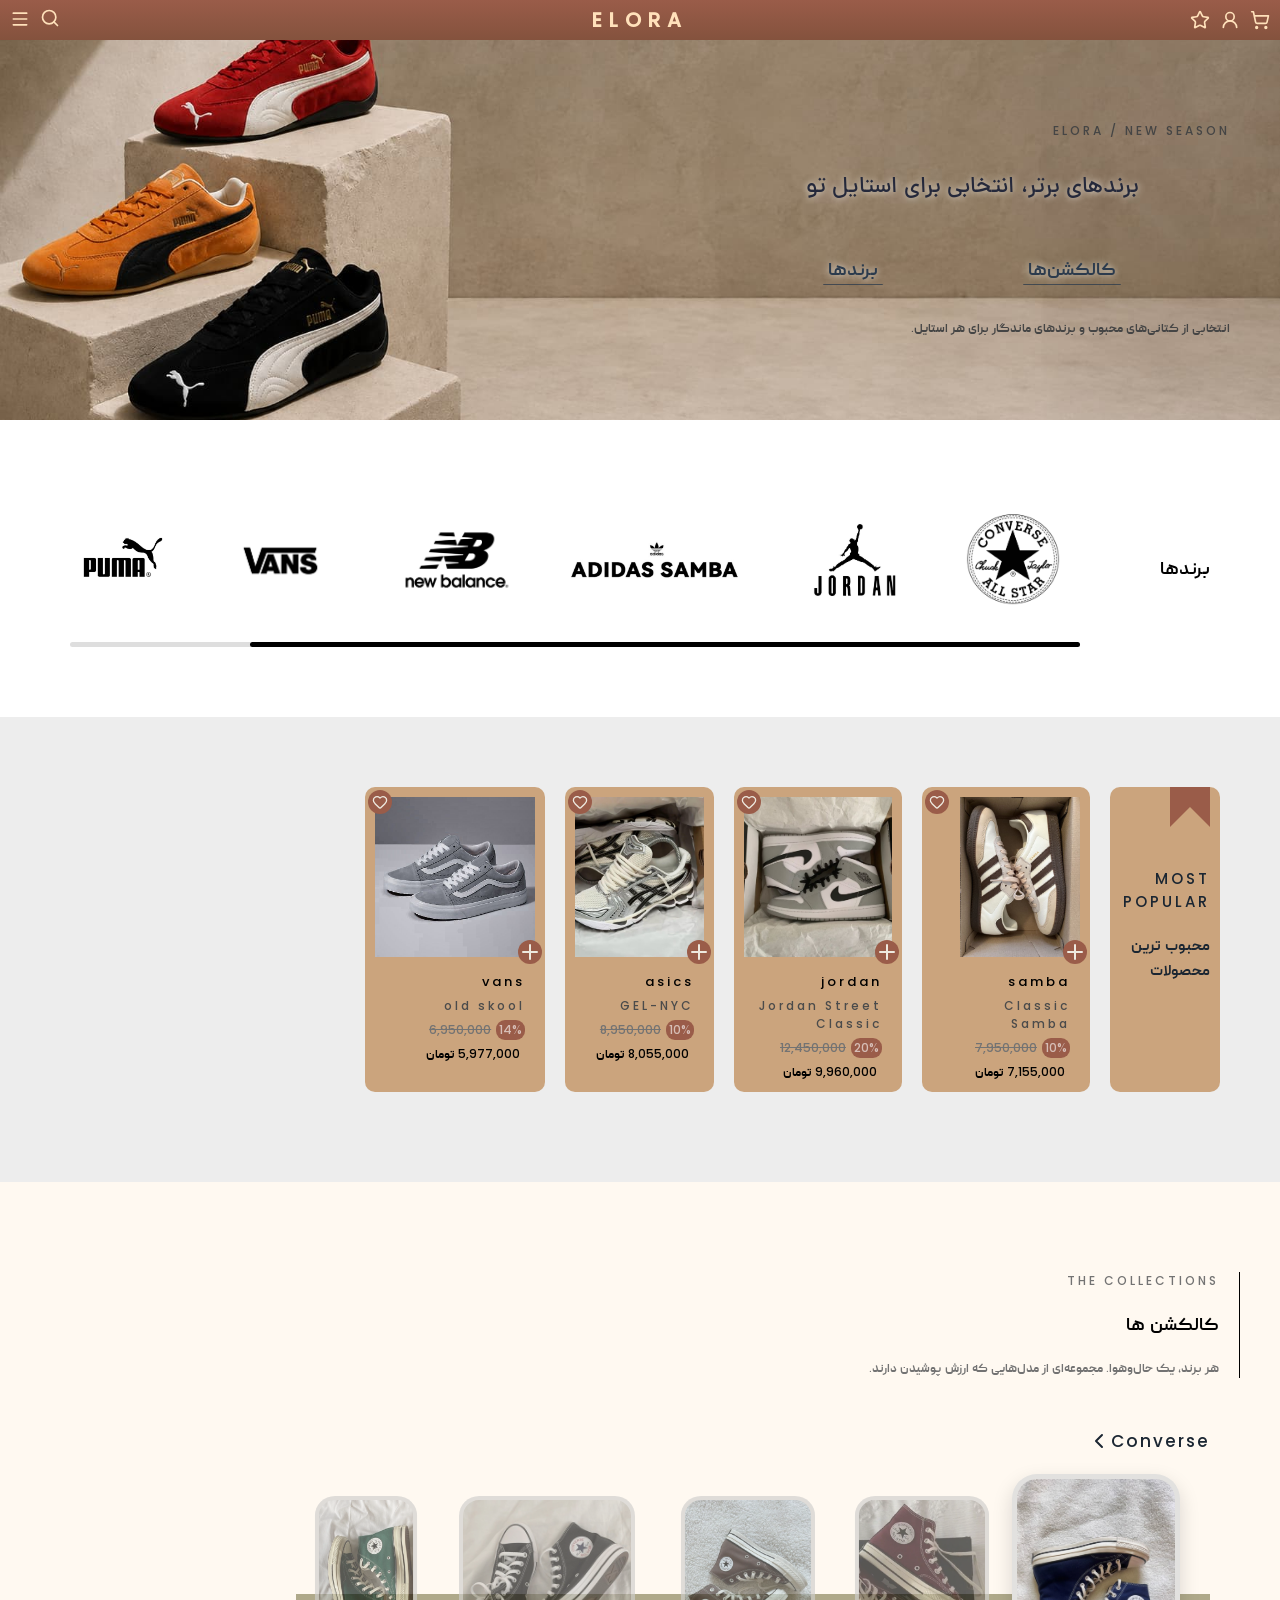
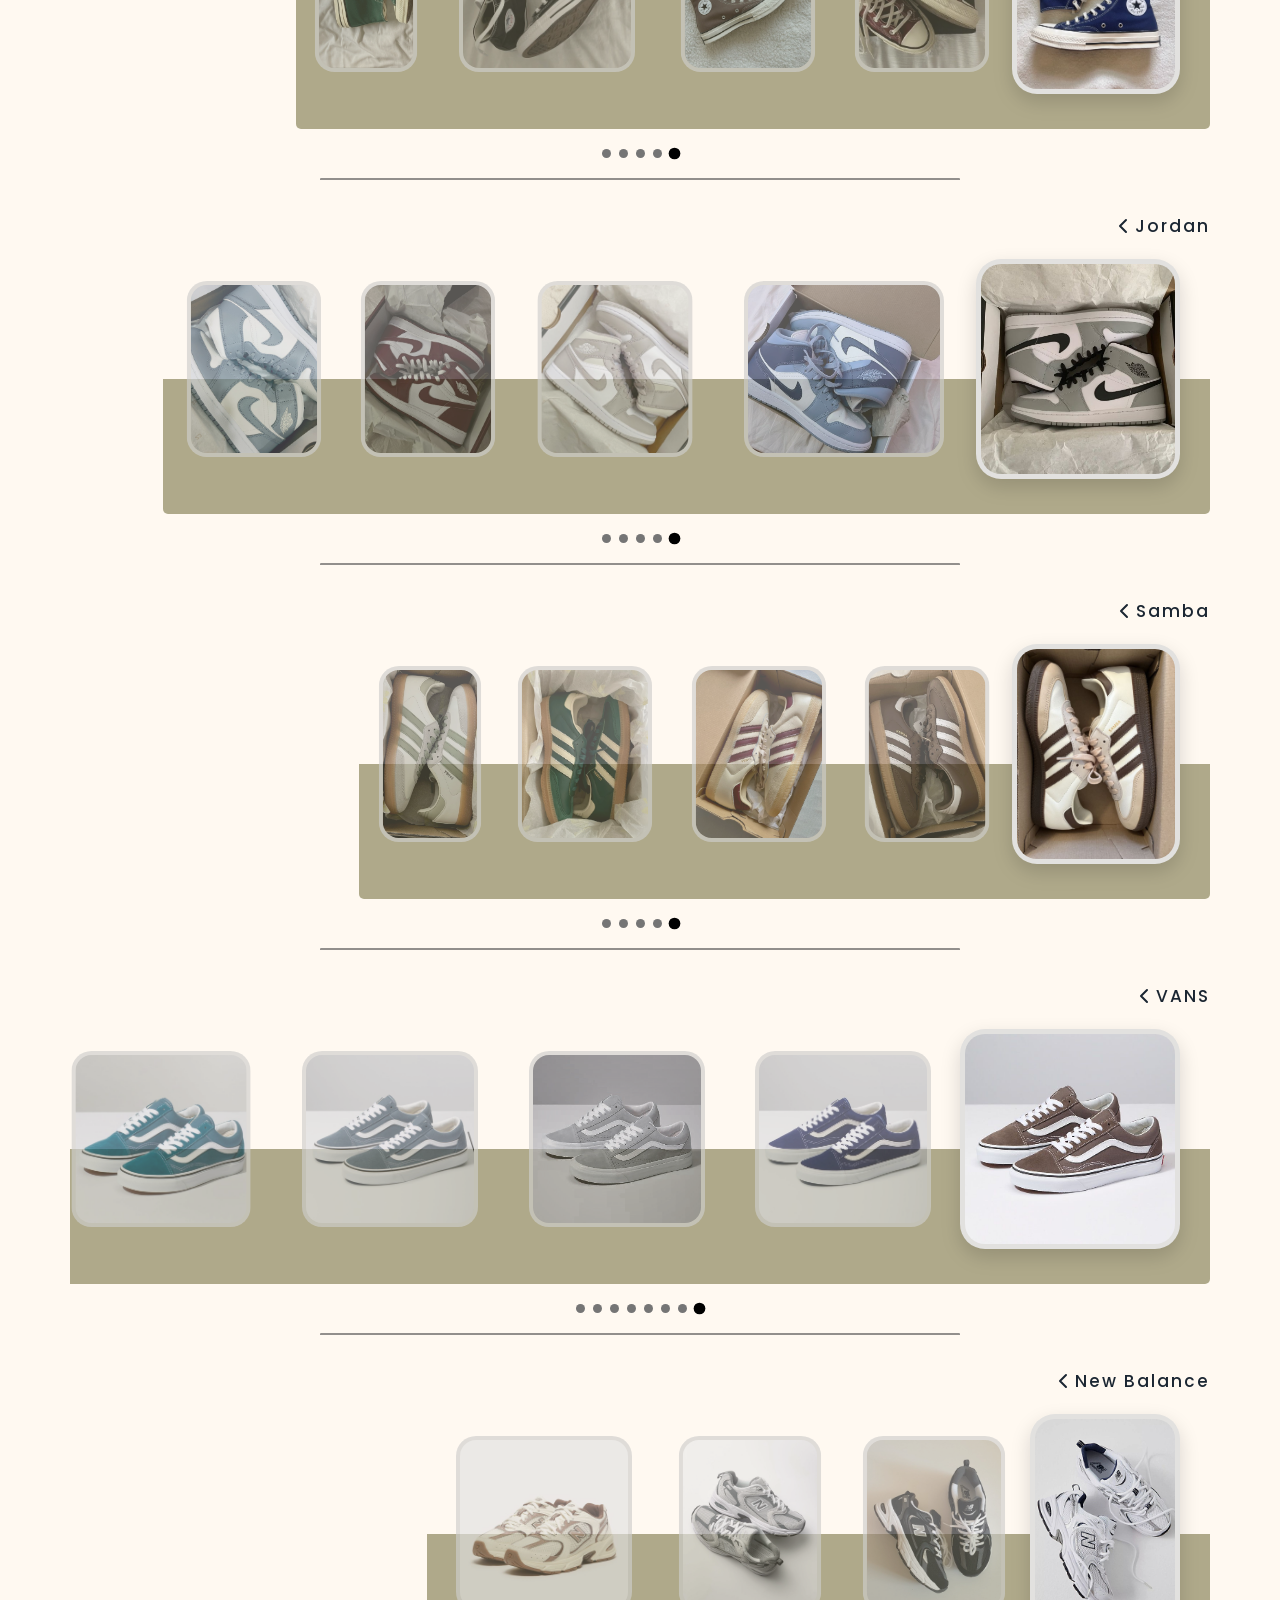
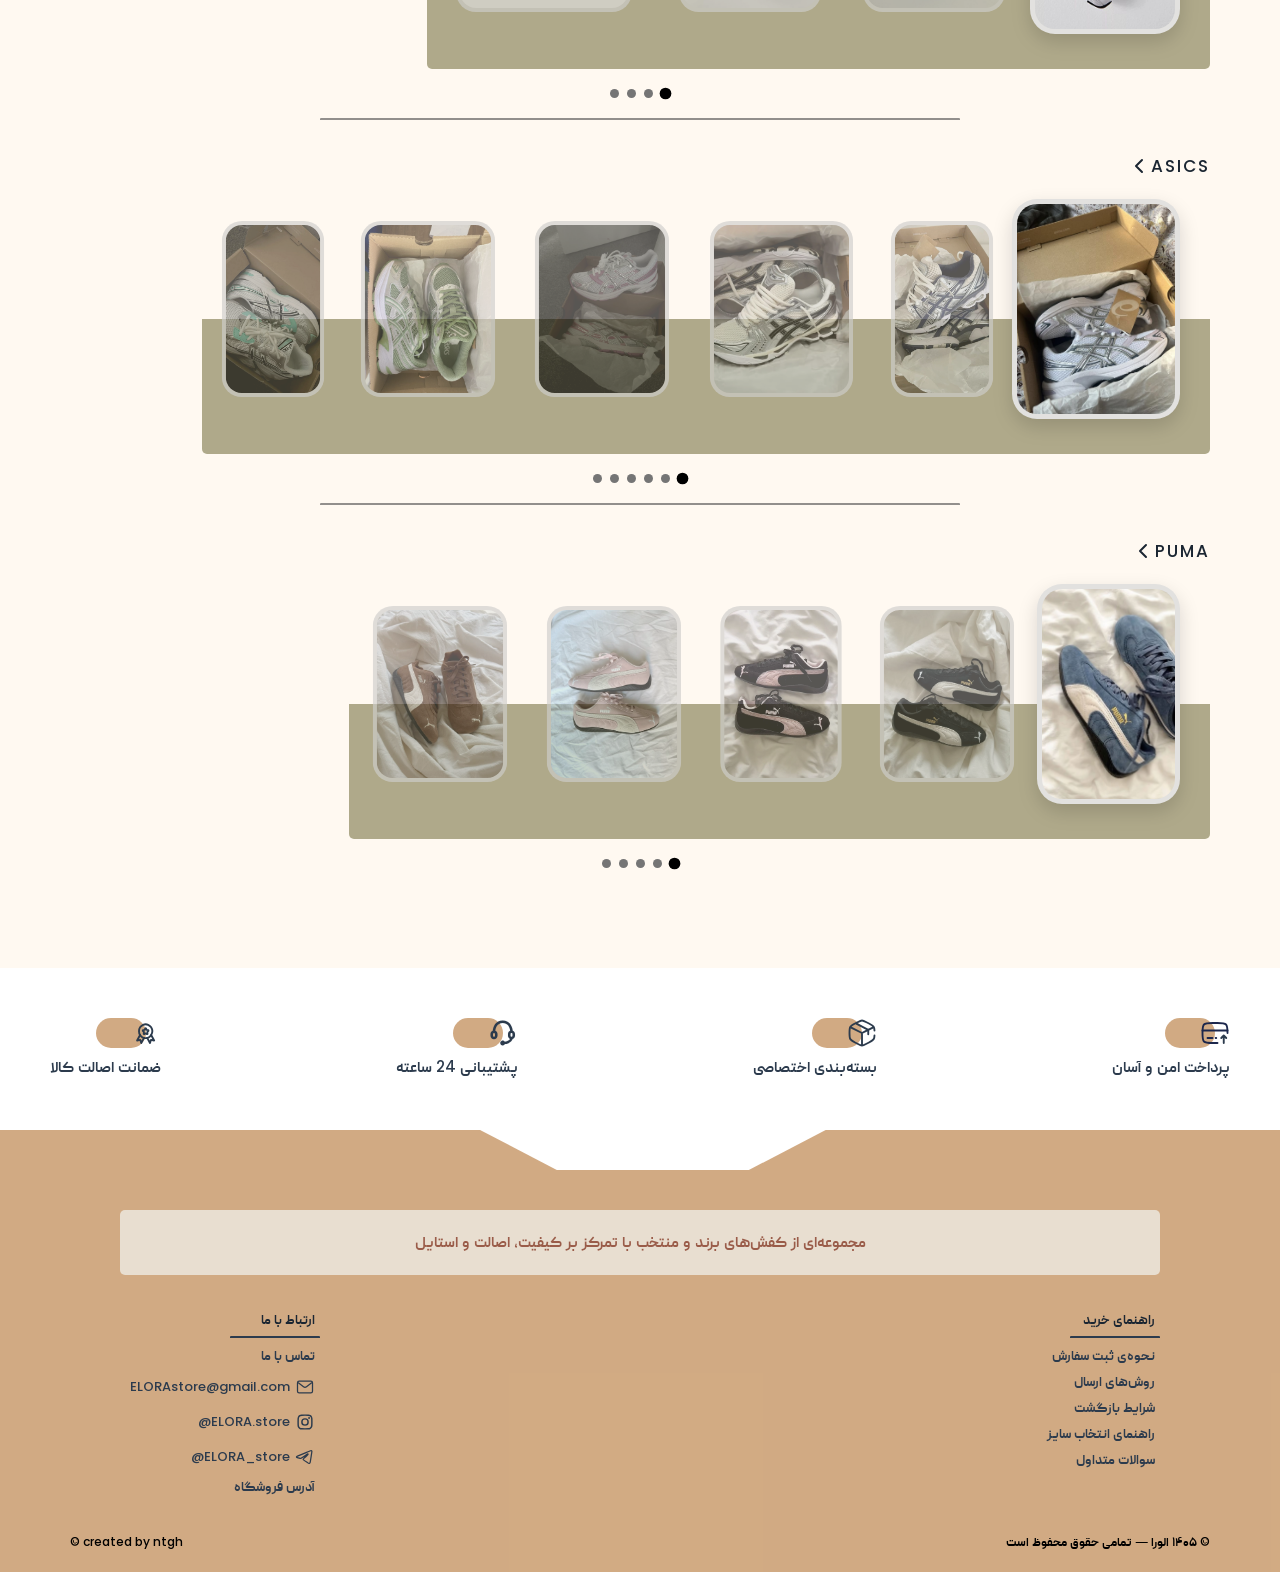
<file: index.html>
<!DOCTYPE html>
<html lang="fa" dir="rtl">

<head>
    <meta charset="UTF-8">
    <meta name="viewport" content="width=device-width, initial-scale=1.0">
    <title>ELORA Store</title>
    <link rel="stylesheet" href="style.css">
</head>

<body>
    <main>
        <div class="elora-loader" id="eloraLoader">

            <div class="loader-inner">

                <div class="shoe-loader">
                    <img src="assets/icons/shoes.svg" class="elora-shoe">
                </div>


                <div class="elora-name">
                    ELORA
                </div>


                <div class="loader-track">
                    <div class="loader-progress"></div>
                </div>

            </div>

        </div>
        <nav>
            <div class="right-section">
                <svg id="shopping-cart" xmlns="http://www.w3.org/2000/svg" width="24" height="24" viewBox="0 0 24 24"
                    fill="none" stroke="currentColor" stroke-width="2" stroke-linecap="round" stroke-linejoin="round"
                    class="lucide lucide-shopping-cart-icon lucide-shopping-cart">
                    <circle cx="8" cy="21" r="1" />
                    <circle cx="19" cy="21" r="1" />
                    <path d="M2.05 2.05h2l2.66 12.42a2 2 0 0 0 2 1.58h9.78a2 2 0 0 0 1.95-1.57l1.65-7.43H5.12" />
                </svg>
                <svg id="user" xmlns="http://www.w3.org/2000/svg" width="24" height="24" viewBox="0 0 24 24" fill="none"
                    stroke="currentColor" stroke-width="2" stroke-linecap="round" stroke-linejoin="round"
                    class="lucide lucide-user-round">
                    <circle cx="12" cy="8" r="5" />
                    <path d="M20 21a8 8 0 0 0-16 0" />
                </svg>
                <svg id="star" xmlns="http://www.w3.org/2000/svg" width="24" height="24" viewBox="0 0 24 24" fill="none"
                    stroke="currentColor" stroke-width="2" stroke-linecap="round" stroke-linejoin="round"
                    class="lucide lucide-star-icon lucide-star">
                    <path
                        d="M11.525 2.295a.53.53 0 0 1 .95 0l2.31 4.679a2.123 2.123 0 0 0 1.595 1.16l5.166.756a.53.53 0 0 1 .294.904l-3.736 3.638a2.123 2.123 0 0 0-.611 1.878l.882 5.14a.53.53 0 0 1-.771.56l-4.618-2.428a2.122 2.122 0 0 0-1.973 0L6.396 21.01a.53.53 0 0 1-.77-.56l.881-5.139a2.122 2.122 0 0 0-.611-1.879L2.16 9.795a.53.53 0 0 1 .294-.906l5.165-.755a2.122 2.122 0 0 0 1.597-1.16z" />
                </svg>
            </div>
            <h1>ELORA</h1>
            <div class="left-section">
                <div class="search">
                    <svg class="search-icon" xmlns="http://www.w3.org/2000/svg" width="24" height="24"
                        viewBox="0 0 24 24" fill="none" stroke="currentColor" stroke-width="2" stroke-linecap="round"
                        stroke-linejoin="round" class="lucide lucide-search-icon lucide-search">
                        <path d="m21 21-4.34-4.34" />
                        <circle cx="11" cy="11" r="8" />
                    </svg>
                </div>
                <button class="hamburger">
                    <svg id="hamburger" xmlns="http://www.w3.org/2000/svg" width="24" height="24" viewBox="0 0 24 24"
                        fill="none" stroke="currentColor" stroke-width="2" stroke-linecap="round"
                        stroke-linejoin="round" class="lucide lucide-menu-icon lucide-menu">
                        <path d="M4 5h16" />
                        <path d="M4 12h16" />
                        <path d="M4 19h16" />
                    </svg>
                    <svg id="close-ham" xmlns="http://www.w3.org/2000/svg" width="24" height="24" viewBox="0 0 24 24"
                        fill="none" stroke="currentColor" stroke-width="2" stroke-linecap="round"
                        stroke-linejoin="round" class="lucide lucide-x">
                        <path d="M18 6 6 18" />
                        <path d="m6 6 12 12" />
                    </svg>
                </button>
                <ul class="menu">
                    <li><a href="">خانه</a></li>
                    <li><a href="">فروشگاه</a></li>
                    <li><a href="">تماس با ما</a></li>
                    <li><a href="">درباره‌ی ما</a></li>
                </ul>
            </div>
        </nav>
        <section class="hero">
            <div class="bg-layer active" id="layer1"></div>
            <div class="bg-layer" id="layer2"></div>
            <div class="hero-content">
                <div class="text english">ELORA / NEW SEASON</div>
                <p class="title">برندهای برتر، انتخابی برای استایل تو</p>
                <div class="links">
                    <div class="link">
                        <a href="#collections">کالکشن‌ها</a>
                        <hr>
                    </div>
                    <div class="link">
                        <a href="#brands">برندها</a>
                        <hr>
                    </div>
                </div>
                <div class="text">انتخابی از کتانی‌های محبوب و برندهای ماندگار برای هر استایل.</div>
            </div>
        </section>
        <section class="brands" id="brands">
            <p>برندها</p>
            <div class="brands-slider">
                <div class="images">
                    <a href="#converse"><img class="brand" src="assets/images/brands/IMG_2086.JPG"></img></a>
                    <a href="#jordan"><img class="brand"
                            src="assets/images/brands/MINIMANUAL DE MARCA – JORDAN Wilmer Arboleda….jpg"></img></a>
                    <a href="#samba"><img class="brand" src="assets/images/brands/IMG_2087.JPG"></img></a>
                    <a href="#new-balance"><img class="brand" src="assets/images/brands/IMG_2089.JPG"></img></a>
                    <a href="#vans"><img class="brand" src="assets/images/brands/IMG_2090.JPG"></img></a>
                    <a href="#puma"><img class="brand" src="assets/images/brands/IMG_2091.JPG"></img></a>
                    <a href="#asics"><img class="brand" src="assets/images/brands/IMG_2092.JPG"></img></a>
                </div>
                <div class="scrollbar">
                    <div class="scrollbar-thumb"></div>
                </div>
            </div>
        </section>
        <section class="popular-section">
            <div class="text">
                <p class="english">MOST POPULAR</p>
                <p>محبوب‌ ترین محصولات</p>
            </div>
            <div class="popular">
                <div class="products">
                    <article class="product">
                        <div class="image">
                            <img src="assets/images/samba1.jpg">
                            <svg class="heart" xmlns="http://www.w3.org/2000/svg" width="24" height="24"
                                viewBox="0 0 24 24" fill="none" stroke="currentColor" stroke-width="2"
                                stroke-linecap="round" stroke-linejoin="round"
                                class="lucide lucide-heart-icon lucide-heart">
                                <path
                                    d="M2 9.5a5.5 5.5 0 0 1 9.591-3.676.56.56 0 0 0 .818 0A5.49 5.49 0 0 1 22 9.5c0 2.29-1.5 4-3 5.5l-5.492 5.313a2 2 0 0 1-3 .019L5 15c-1.5-1.5-3-3.2-3-5.5" />
                            </svg>
                            <svg class="plus" xmlns="http://www.w3.org/2000/svg" width="24" height="24"
                                viewBox="0 0 24 24" fill="none" stroke="currentColor" stroke-width="2"
                                stroke-linecap="round" stroke-linejoin="round"
                                class="lucide lucide-plus-icon lucide-plus">
                                <path d="M5 12h14" />
                                <path d="M12 5v14" />
                            </svg>
                        </div>
                        <div class="texts">
                            <div class="title english">samba</div>
                            <div class="txt english">Classic Samba</div>
                            <div class="off">
                                <p>10%</p>
                                <div class="old-price">7,950,000</div>
                            </div>
                            <div class="price">7,155,000 تومان</div>
                        </div>
                    </article>
                    <article class="product">
                        <div class="image">
                            <img src="assets/images/jordan1.jpg">
                            <svg class="heart" xmlns="http://www.w3.org/2000/svg" width="24" height="24"
                                viewBox="0 0 24 24" fill="none" stroke="currentColor" stroke-width="2"
                                stroke-linecap="round" stroke-linejoin="round"
                                class="lucide lucide-heart-icon lucide-heart">
                                <path
                                    d="M2 9.5a5.5 5.5 0 0 1 9.591-3.676.56.56 0 0 0 .818 0A5.49 5.49 0 0 1 22 9.5c0 2.29-1.5 4-3 5.5l-5.492 5.313a2 2 0 0 1-3 .019L5 15c-1.5-1.5-3-3.2-3-5.5" />
                            </svg>
                            <svg class="plus" xmlns="http://www.w3.org/2000/svg" width="24" height="24"
                                viewBox="0 0 24 24" fill="none" stroke="currentColor" stroke-width="2"
                                stroke-linecap="round" stroke-linejoin="round"
                                class="lucide lucide-plus-icon lucide-plus">
                                <path d="M5 12h14" />
                                <path d="M12 5v14" />
                            </svg>
                        </div>
                        <div class="texts">
                            <div class="title english">jordan</div>
                            <div class="txt english">Jordan Street Classic</div>
                            <div class="off">
                                <p>20%</p>
                                <div class="old-price">12,450,000</div>
                            </div>
                            <div class="price">9,960,000 تومان</div>
                        </div>
                    </article>
                    <article class="product">
                        <div class="image">
                            <img src="assets/images/asics3.jpg">
                            <svg class="heart" xmlns="http://www.w3.org/2000/svg" width="24" height="24"
                                viewBox="0 0 24 24" fill="none" stroke="currentColor" stroke-width="2"
                                stroke-linecap="round" stroke-linejoin="round"
                                class="lucide lucide-heart-icon lucide-heart">
                                <path
                                    d="M2 9.5a5.5 5.5 0 0 1 9.591-3.676.56.56 0 0 0 .818 0A5.49 5.49 0 0 1 22 9.5c0 2.29-1.5 4-3 5.5l-5.492 5.313a2 2 0 0 1-3 .019L5 15c-1.5-1.5-3-3.2-3-5.5" />
                            </svg>
                            <svg class="plus" xmlns="http://www.w3.org/2000/svg" width="24" height="24"
                                viewBox="0 0 24 24" fill="none" stroke="currentColor" stroke-width="2"
                                stroke-linecap="round" stroke-linejoin="round"
                                class="lucide lucide-plus-icon lucide-plus">
                                <path d="M5 12h14" />
                                <path d="M12 5v14" />
                            </svg>
                        </div>
                        <div class="texts">
                            <div class="title english">asics</div>
                            <div class="txt english">GEL-NYC</div>
                            <div class="off">
                                <p>10%</p>
                                <div class="old-price">8,950,000</div>
                            </div>
                            <div class="price">8,055,000 تومان</div>
                        </div>
                    </article>
                    <article class="product">
                        <div class="image">
                            <img src="assets/images/vans3.jpg">
                            <svg class="heart" xmlns="http://www.w3.org/2000/svg" width="24" height="24"
                                viewBox="0 0 24 24" fill="none" stroke="currentColor" stroke-width="2"
                                stroke-linecap="round" stroke-linejoin="round"
                                class="lucide lucide-heart-icon lucide-heart">
                                <path
                                    d="M2 9.5a5.5 5.5 0 0 1 9.591-3.676.56.56 0 0 0 .818 0A5.49 5.49 0 0 1 22 9.5c0 2.29-1.5 4-3 5.5l-5.492 5.313a2 2 0 0 1-3 .019L5 15c-1.5-1.5-3-3.2-3-5.5" />
                            </svg>
                            <svg class="plus" xmlns="http://www.w3.org/2000/svg" width="24" height="24"
                                viewBox="0 0 24 24" fill="none" stroke="currentColor" stroke-width="2"
                                stroke-linecap="round" stroke-linejoin="round"
                                class="lucide lucide-plus-icon lucide-plus">
                                <path d="M5 12h14" />
                                <path d="M12 5v14" />
                            </svg>
                        </div>
                        <div class="texts">
                            <div class="title english">vans</div>
                            <div class="txt english">old skool</div>
                            <div class="off">
                                <p>14%</p>
                                <div class="old-price">6,950,000</div>
                            </div>
                            <div class="price">5,977,000 تومان</div>
                        </div>
                    </article>
                </div>
                <div class="scrollbar">
                    <div class="scrollbar-thumb"></div>
                </div>
            </div>
        </section>

        <section class="collections" id="collections">
            <div class="texts">

                <div class="text english">THE COLLECTIONS</div>
                <h4>کالکشن ها</h4>
                <div class="text">هر برند، یک حال‌وهوا. مجموعه‌ای از مدل‌هایی که ارزش پوشیدن دارند.</div>
            </div>
            <article class="collection">
                <a href="" id="converse">
                    Converse
                    <svg xmlns="http://www.w3.org/2000/svg" width="24" height="24" viewBox="0 0 24 24" fill="none"
                        stroke="currentColor" stroke-width="2" stroke-linecap="round" stroke-linejoin="round"
                        class="lucide lucide-chevron-left">
                        <path d="m15 18-6-6 6-6" />
                    </svg>
                </a>
                <div class="images">
                    <div class="images-track">
                        <div class="box-img"><img src="assets/images/converse2.jpg"></div>
                        <div class="box-img"><img src="assets/images/converse3.jpg"></div>
                        <div class="box-img"><img src="assets/images/converse4.jpg"></div>
                        <div class="box-img"><img src="assets/images/converse1.jpg"></div>
                        <div class="box-img"><img src="assets/images/converse5.jpg"></div>
                    </div>
                </div>
                <div class="dots-wrapper"></div>
                <hr>
            </article>
            <article class="collection">
                <a href="" id="jordan">
                    Jordan
                    <svg xmlns="http://www.w3.org/2000/svg" width="24" height="24" viewBox="0 0 24 24" fill="none"
                        stroke="currentColor" stroke-width="2" stroke-linecap="round" stroke-linejoin="round"
                        class="lucide lucide-chevron-left">
                        <path d="m15 18-6-6 6-6" />
                    </svg>
                </a>
                <div class="images">
                    <div class="images-track">
                        <div class="box-img"><img src="assets/images/jordan1.jpg"></div>
                        <div class="box-img"><img src="assets/images/jordan2.jpg"></div>
                        <div class="box-img"><img src="assets/images/jordan3.jpg"></div>
                        <div class="box-img"><img src="assets/images/jordan4.jpg"></div>
                        <div class="box-img"><img src="assets/images/jordan6.jpg"></div>
                    </div>
                </div>
                <div class="dots-wrapper"></div>
                <hr>
            </article>
            <article class="collection">
                <a href="" id="samba">
                    Samba
                    <svg xmlns="http://www.w3.org/2000/svg" width="24" height="24" viewBox="0 0 24 24" fill="none"
                        stroke="currentColor" stroke-width="2" stroke-linecap="round" stroke-linejoin="round"
                        class="lucide lucide-chevron-left">
                        <path d="m15 18-6-6 6-6" />
                    </svg>
                </a>
                <div class="images">
                    <div class="images-track">
                        <div class="box-img"><img src="assets/images/samba1.jpg"></div>
                        <div class="box-img"><img src="assets/images/samba2.jpg"></div>
                        <div class="box-img"><img src="assets/images/samba3.jpg"></div>
                        <div class="box-img"><img src="assets/images/samba4.jpg"></div>
                        <div class="box-img"><img src="assets/images/samba5.jpg"></div>
                    </div>
                </div>
                <div class="dots-wrapper"></div>
                <hr>
            </article>
            <article class="collection">
                <a href="" id="vans">
                    VANS
                    <svg xmlns="http://www.w3.org/2000/svg" width="24" height="24" viewBox="0 0 24 24" fill="none"
                        stroke="currentColor" stroke-width="2" stroke-linecap="round" stroke-linejoin="round"
                        class="lucide lucide-chevron-left">
                        <path d="m15 18-6-6 6-6" />
                    </svg>
                </a>
                <div class="images">
                    <div class="images-track">
                        <div class="box-img"><img src="assets/images/vans1.jpg"></div>
                        <div class="box-img"><img src="assets/images/vans2.jpg"></div>
                        <div class="box-img"><img src="assets/images/vans3.jpg"></div>
                        <div class="box-img"><img src="assets/images/vans4.jpg"></div>
                        <div class="box-img"><img src="assets/images/vans5.jpg"></div>
                        <div class="box-img"><img src="assets/images/vans6.jpg"></div>
                        <div class="box-img"><img src="assets/images/vans7.jpg"></div>
                        <div class="box-img"><img src="assets/images/vans8.jpg"></div>
                    </div>
                </div>
                <div class="dots-wrapper"></div>
                <hr>
            </article>
            <article class="collection">
                <a href="" id="new-balance">
                    New Balance
                    <svg xmlns="http://www.w3.org/2000/svg" width="24" height="24" viewBox="0 0 24 24" fill="none"
                        stroke="currentColor" stroke-width="2" stroke-linecap="round" stroke-linejoin="round"
                        class="lucide lucide-chevron-left">
                        <path d="m15 18-6-6 6-6" />
                    </svg>
                </a>
                <div class="images">
                    <div class="images-track">
                        <div class="box-img"><img src="assets/images/newBalance1.jpg"></div>
                        <div class="box-img"><img src="assets/images/newBalance2.jpg"></div>
                        <div class="box-img"><img src="assets/images/newBalance3.jpg"></div>
                        <div class="box-img"><img src="assets/images/newBalance4.jpg"></div>
                    </div>
                </div>
                <div class="dots-wrapper"></div>
                <hr>
            </article>
            <article class="collection">
                <a href="" id="asics">
                    ASICS
                    <svg xmlns="http://www.w3.org/2000/svg" width="24" height="24" viewBox="0 0 24 24" fill="none"
                        stroke="currentColor" stroke-width="2" stroke-linecap="round" stroke-linejoin="round"
                        class="lucide lucide-chevron-left">
                        <path d="m15 18-6-6 6-6" />
                    </svg>
                </a>
                <div class="images">
                    <div class="images-track">
                        <div class="box-img"><img src="assets/images/asics1.jpg"></div>
                        <div class="box-img"><img src="assets/images/asics2.jpg"></div>
                        <div class="box-img"><img src="assets/images/asics3.jpg"></div>
                        <div class="box-img"><img src="assets/images/asics4.jpg"></div>
                        <div class="box-img"><img src="assets/images/asics5.jpg"></div>
                        <div class="box-img"><img src="assets/images/asics6.jpg"></div>
                    </div>
                </div>
                <div class="dots-wrapper"></div>
                <hr>
            </article>
            <article class="collection">
                <a href="" id="puma">
                    PUMA
                    <svg xmlns="http://www.w3.org/2000/svg" width="24" height="24" viewBox="0 0 24 24" fill="none"
                        stroke="currentColor" stroke-width="2" stroke-linecap="round" stroke-linejoin="round"
                        class="lucide lucide-chevron-left">
                        <path d="m15 18-6-6 6-6" />
                    </svg>
                </a>
                <div class="images">
                    <div class="images-track">
                        <div class="box-img"><img src="assets/images/puma1.jpg"></div>
                        <div class="box-img"><img src="assets/images/puma2.jpg"></div>
                        <div class="box-img"><img src="assets/images/puma3.jpg"></div>
                        <div class="box-img"><img src="assets/images/puma4.jpg"></div>
                        <div class="box-img"><img src="assets/images/puma5.jpg"></div>
                    </div>
                </div>
                <div class="dots-wrapper"></div>
            </article>
        </section>

        <section class="about">
            <article>
                <div class="bg"></div>
                <div class="icon">
                    <?xml version="1.0" encoding="utf-8"?><!-- Uploaded to: SVG Repo, www.svgrepo.com, Generator: SVG Repo Mixer Tools -->
                    <svg width="800px" height="800px" viewBox="0 0 24 24" fill="none"
                        xmlns="http://www.w3.org/2000/svg">
                        <path d="M19 20V14M19 14L21 16M19 14L17 16" stroke="currentColor" stroke-width="1.5"
                            stroke-linecap="round" stroke-linejoin="round" />
                        <path
                            d="M22 12C22 8.22876 22 6.34315 20.8284 5.17157C19.6569 4 17.7712 4 14 4H10C6.22876 4 4.34315 4 3.17157 5.17157C2 6.34315 2 8.22876 2 12C2 15.7712 2 17.6569 3.17157 18.8284C4.34315 20 6.22876 20 10 20H14"
                            stroke="#1C274C" stroke-width="1.5" stroke-linecap="round" />
                        <path d="M10 16H6" stroke="#1C274C" stroke-width="1.5" stroke-linecap="round" />
                        <path d="M13 16H12.5" stroke="#1C274C" stroke-width="1.5" stroke-linecap="round" />
                        <path d="M2 10L22 10" stroke="#1C274C" stroke-width="1.5" stroke-linecap="round" />
                    </svg>
                </div>
                <div class="txt">پرداخت امن و آسان</div>
            </article>
            <article>
                <div class="bg"></div>
                <div class="icon">
                    <?xml version="1.0" encoding="utf-8"?><!-- Uploaded to: SVG Repo, www.svgrepo.com, Generator: SVG Repo Mixer Tools -->
                    <svg width="800px" height="800px" viewBox="0 0 24 24" fill="none"
                        xmlns="http://www.w3.org/2000/svg">
                        <path
                            d="M21.9844 10C21.9473 8.68893 21.8226 7.85305 21.4026 7.13974C20.8052 6.12523 19.7294 5.56066 17.5777 4.43152L15.5777 3.38197C13.8221 2.46066 12.9443 2 12 2C11.0557 2 10.1779 2.46066 8.42229 3.38197L6.42229 4.43152C4.27063 5.56066 3.19479 6.12523 2.5974 7.13974C2 8.15425 2 9.41667 2 11.9415V12.0585C2 14.5833 2 15.8458 2.5974 16.8603C3.19479 17.8748 4.27063 18.4393 6.42229 19.5685L8.42229 20.618C10.1779 21.5393 11.0557 22 12 22C12.9443 22 13.8221 21.5393 15.5777 20.618L17.5777 19.5685C19.7294 18.4393 20.8052 17.8748 21.4026 16.8603C21.8226 16.1469 21.9473 15.3111 21.9844 14"
                            stroke="currentColor" stroke-width="1.5" stroke-linecap="round" />
                        <path
                            d="M21 7.5L17 9.5M12 12L3 7.5M12 12V21.5M12 12C12 12 14.7426 10.6287 16.5 9.75C16.6953 9.65237 17 9.5 17 9.5M17 9.5V13M17 9.5L7.5 4.5"
                            stroke="currentColor" stroke-width="1.5" stroke-linecap="round" />
                    </svg>
                </div>
                <div class="txt">بسته‌بندی اختصاصی</div>
            </article>
            <article>
                <div class="bg"></div>
                <div class="icon">
                    <?xml version="1.0" encoding="UTF-8"?>
                    <!-- Uploaded to: SVG Repo, www.svgrepo.com, Generator: SVG Repo Mixer Tools -->
                    <svg width="800px" height="800px" viewBox="0 0 512 512" version="1.1"
                        xmlns="http://www.w3.org/2000/svg" xmlns:xlink="http://www.w3.org/1999/xlink">
                        <title>support</title>
                        <g id="Page-1" stroke="currentColor" stroke-width="1" fill="none" fill-rule="evenodd">
                            <g id="support" fill="currentColor" transform="translate(42.666667, 42.666667)">
                                <path
                                    d="M379.734355,174.506667 C373.121022,106.666667 333.014355,-2.13162821e-14 209.067688,-2.13162821e-14 C85.1210217,-2.13162821e-14 45.014355,106.666667 38.4010217,174.506667 C15.2012632,183.311569 -0.101643453,205.585799 0.000508304259,230.4 L0.000508304259,260.266667 C0.000508304259,293.256475 26.7445463,320 59.734355,320 C92.7241638,320 119.467688,293.256475 119.467688,260.266667 L119.467688,230.4 C119.360431,206.121456 104.619564,184.304973 82.134355,175.146667 C86.4010217,135.893333 107.307688,42.6666667 209.067688,42.6666667 C310.827688,42.6666667 331.521022,135.893333 335.787688,175.146667 C313.347976,184.324806 298.68156,206.155851 298.667688,230.4 L298.667688,260.266667 C298.760356,283.199651 311.928618,304.070103 332.587688,314.026667 C323.627688,330.88 300.801022,353.706667 244.694355,360.533333 C233.478863,343.50282 211.780225,336.789048 192.906491,344.509658 C174.032757,352.230268 163.260418,372.226826 167.196286,392.235189 C171.132153,412.243552 188.675885,426.666667 209.067688,426.666667 C225.181549,426.577424 239.870491,417.417465 247.041022,402.986667 C338.561022,392.533333 367.787688,345.386667 376.961022,317.653333 C401.778455,309.61433 418.468885,286.351502 418.134355,260.266667 L418.134355,230.4 C418.23702,205.585799 402.934114,183.311569 379.734355,174.506667 Z M76.8010217,260.266667 C76.8010217,269.692326 69.1600148,277.333333 59.734355,277.333333 C50.3086953,277.333333 42.6676884,269.692326 42.6676884,260.266667 L42.6676884,230.4 C42.6676884,224.302667 45.9205765,218.668499 51.2010216,215.619833 C56.4814667,212.571166 62.9872434,212.571166 68.2676885,215.619833 C73.5481336,218.668499 76.8010217,224.302667 76.8010217,230.4 L76.8010217,260.266667 Z M341.334355,230.4 C341.334355,220.97434 348.975362,213.333333 358.401022,213.333333 C367.826681,213.333333 375.467688,220.97434 375.467688,230.4 L375.467688,260.266667 C375.467688,269.692326 367.826681,277.333333 358.401022,277.333333 C348.975362,277.333333 341.334355,269.692326 341.334355,260.266667 L341.334355,230.4 Z">

                                </path>
                            </g>
                        </g>
                    </svg>
                </div>
                <div class="txt">پشتیبانی 24 ساعته</div>
            </article>
            <article>
                <div class="bg"></div>
                <div class="icon">
                    <?xml version="1.0" encoding="utf-8"?><!-- Uploaded to: SVG Repo, www.svgrepo.com, Generator: SVG Repo Mixer Tools -->
                    <svg width="800px" height="800px" viewBox="0 0 24 24" fill="none"
                        xmlns="http://www.w3.org/2000/svg">
                        <path fill-rule="evenodd" clip-rule="evenodd"
                            d="M6.39113 10.5439C6.39051 9.44976 6.7016 8.37924 7.28617 7.46394C7.86503 6.55596 8.69417 5.84514 9.6681 5.42194C10.9668 4.85935 12.4322 4.85935 13.7309 5.42194C14.7052 5.84498 15.5347 6.55581 16.1138 7.46394C17.3021 9.32579 17.309 11.731 16.1314 13.5999L18.525 17.9719L16.0037 17.4719L15.1973 19.9999L12.9753 15.9249C12.1382 16.1414 11.2618 16.1414 10.4247 15.9249L8.20267 19.9999L7.39635 17.4709L4.875 17.9719L7.26863 13.5999C6.69465 12.6895 6.38988 11.6281 6.39113 10.5439V10.5439Z"
                            stroke="currentColor" stroke-width="1.5" stroke-linecap="round" stroke-linejoin="round" />
                        <path fill-rule="evenodd" clip-rule="evenodd"
                            d="M11.4504 8.32691C11.4973 8.22925 11.5943 8.16742 11.7005 8.16742C11.8066 8.16742 11.9036 8.22925 11.9506 8.32691L12.4683 9.37291C12.5069 9.45209 12.5788 9.50881 12.6633 9.52691L13.7475 9.74991C13.8468 9.77396 13.9266 9.84932 13.9583 9.94877C13.99 10.0482 13.9688 10.1574 13.9025 10.2369L13.1284 11.1369C13.0738 11.2009 13.0483 11.2856 13.0582 11.3699L13.2015 12.5879C13.216 12.6944 13.1719 12.8004 13.0868 12.8633C13.0018 12.9262 12.8898 12.9357 12.7959 12.8879L11.8209 12.3799C11.7419 12.3384 11.6483 12.3384 11.5693 12.3799L10.5943 12.8879C10.5004 12.9357 10.3884 12.9262 10.3034 12.8633C10.2183 12.8004 10.1742 12.6944 10.1887 12.5879L10.3321 11.3729C10.3419 11.2886 10.3164 11.2039 10.2619 11.1399L9.4877 10.2399C9.41982 10.159 9.39893 10.0473 9.43286 9.94637C9.46679 9.84548 9.55041 9.77067 9.65248 9.74991L10.7367 9.52591C10.8212 9.50781 10.893 9.45109 10.9317 9.37191L11.4504 8.32691Z"
                            stroke="currentColor" stroke-width="1.5" stroke-linecap="round" stroke-linejoin="round" />
                        <path
                            d="M7.90164 13.1977C7.6795 12.8481 7.21601 12.7448 6.8664 12.9669C6.51679 13.189 6.41345 13.6525 6.63559 14.0021L7.90164 13.1977ZM7.95112 14.4679L8.49338 13.9498L8.49105 13.9474L7.95112 14.4679ZM10.1224 15.8399L10.3567 15.1274L10.3557 15.1271L10.1224 15.8399ZM10.2422 16.6561C10.6433 16.7596 11.0523 16.5184 11.1558 16.1173C11.2593 15.7162 11.018 15.3072 10.6169 15.2037L10.2422 16.6561ZM16.7644 14.0021C16.9865 13.6525 16.8832 13.189 16.5336 12.9669C16.184 12.7448 15.7205 12.8481 15.4983 13.1977L16.7644 14.0021ZM15.4489 14.4679L14.9089 13.9474L14.9066 13.9498L15.4489 14.4679ZM13.2775 15.8399L13.0443 15.1271L13.0433 15.1274L13.2775 15.8399ZM12.783 15.2037C12.382 15.3072 12.1407 15.7162 12.2442 16.1173C12.3477 16.5184 12.7567 16.7596 13.1578 16.6561L12.783 15.2037ZM6.63559 14.0021C6.86081 14.3566 7.12062 14.6871 7.41118 14.9885L8.49105 13.9474C8.27068 13.7188 8.07317 13.4676 7.90164 13.1977L6.63559 14.0021ZM7.40886 14.986C8.0972 15.7064 8.94842 16.2449 9.88921 16.5527L10.3557 15.1271C9.65246 14.897 9.01285 14.4935 8.49337 13.9498L7.40886 14.986ZM9.88822 16.5524C10.0051 16.5908 10.1231 16.6254 10.2422 16.6561L10.6169 15.2037C10.5294 15.1811 10.4426 15.1557 10.3567 15.1274L9.88822 16.5524ZM15.4983 13.1977C15.3268 13.4676 15.1293 13.7188 14.9089 13.9474L15.9888 14.9885C16.2794 14.6871 16.5392 14.3566 16.7644 14.0021L15.4983 13.1977ZM14.9066 13.9498C14.3871 14.4935 13.7475 14.897 13.0443 15.1271L13.5108 16.5527C14.4516 16.2449 15.3028 15.7064 15.9911 14.986L14.9066 13.9498ZM13.0433 15.1274C12.9574 15.1557 12.8706 15.1811 12.783 15.2037L13.1578 16.6561C13.2769 16.6254 13.3949 16.5908 13.5118 16.5524L13.0433 15.1274Z"
                            fill="currentColor" />
                    </svg>
                </div>
                <div class="txt">ضمانت اصالت کالا</div>
            </article>
        </section>

        <footer>
            <div class="box">
                <p class="explain">مجموعه‌ای از کفش‌های برند و منتخب با تمرکز بر کیفیت، اصالت و استایل</p>
                <div class="lists">
                    <ul>
                        <p>راهنمای خرید</p>
                        <hr>
                        <li><a>نحوه‌ی ثبت سفارش</a></li>
                        <li><a>روش‌های ارسال</a></li>
                        <li><a>شرایط بازگشت</a></li>
                        <li><a>راهنمای انتخاب سایز</a></li>
                        <li><a>سوالات متداول</a></li>
                    </ul>
                    <ul>
                        <p>ارتباط با ما</p>
                        <hr>
                        <li><a>تماس با ما</a></li>
                        <li><a>
                                <?xml version="1.0" encoding="utf-8"?><!-- Uploaded to: SVG Repo, www.svgrepo.com, Generator: SVG Repo Mixer Tools -->
                                <svg width="800px" height="800px" viewBox="0 0 24 24" fill="none"
                                    xmlns="http://www.w3.org/2000/svg">
                                    <path d="M4 7.00005L10.2 11.65C11.2667 12.45 12.7333 12.45 13.8 11.65L20 7"
                                        stroke="currentColor" stroke-width="1.5" stroke-linecap="round"
                                        stroke-linejoin="round" />
                                    <rect x="3" y="5" width="18" height="14" rx="2" stroke="currentColor"
                                        stroke-width="1.5" stroke-linecap="round" />c
                                </svg>
                                <p>ELORAstore@gmail.com</p>
                            </a></li>
                        <li><a>
                                <?xml version="1.0" encoding="utf-8"?>
                                <svg width="800px" height="800px" viewBox="0 0 192 192"
                                    xmlns="http://www.w3.org/2000/svg" fill="none">
                                    <path stroke="currentColor" stroke-width="14"
                                        d="M96 162c-14.152 0-24.336-.007-32.276-.777-7.849-.761-12.87-2.223-16.877-4.741a36 36 0 0 1-11.33-11.329c-2.517-4.007-3.98-9.028-4.74-16.877C30.007 120.336 30 110.152 30 96c0-14.152.007-24.336.777-32.276.76-7.849 2.223-12.87 4.74-16.877a36 36 0 0 1 11.33-11.33c4.007-2.517 9.028-3.98 16.877-4.74C71.663 30.007 81.847 30 96 30c14.152 0 24.336.007 32.276.777 7.849.76 12.87 2.223 16.877 4.74a36 36 0 0 1 11.329 11.33c2.518 4.007 3.98 9.028 4.741 16.877.77 7.94.777 18.124.777 32.276 0 14.152-.007 24.336-.777 32.276-.761 7.849-2.223 12.87-4.741 16.877a36 36 0 0 1-11.329 11.329c-4.007 2.518-9.028 3.98-16.877 4.741-7.94.77-18.124.777-32.276.777Z" />
                                    <circle cx="96" cy="96" r="30" stroke="currentColor" stroke-width="14" />
                                    <circle cx="135" cy="57" r="9" fill="currentColor" />
                                </svg>
                                <p>ELORA.store@</p>
                            </a></li>

                        <li><a>
                                <?xml version="1.0" encoding="utf-8"?>
                                <svg width="800px" height="800px" viewBox="0 0 192 192"
                                    xmlns="http://www.w3.org/2000/svg" fill="none">
                                    <path stroke="currentColor" stroke-width="12"
                                        d="M23.073 88.132s65.458-26.782 88.16-36.212c8.702-3.772 38.215-15.843 38.215-15.843s13.621-5.28 12.486 7.544c-.379 5.281-3.406 23.764-6.433 43.756-4.54 28.291-9.459 59.221-9.459 59.221s-.756 8.676-7.188 10.185c-6.433 1.509-17.027-5.281-18.919-6.79-1.513-1.132-28.377-18.106-38.214-26.404-2.649-2.263-5.676-6.79.378-12.071 13.621-12.447 29.891-27.913 39.728-37.72 4.54-4.527 9.081-15.089-9.837-2.264-26.864 18.483-53.35 35.835-53.35 35.835s-6.053 3.772-17.404.377c-11.351-3.395-24.594-7.921-24.594-7.921s-9.08-5.659 6.433-11.693Z" />
                                </svg>
                                <p>ELORA_store@</p>
                            </a></li>
                        <li><a>آدرس فروشگاه</a></li>
                    </ul>
                </div>
                <div class="sign">
                    <p>© ۱۴۰۵ الورا — تمامی حقوق محفوظ است</p>
                    <p>created by ntgh ©</p>
                </div>
            </div>
        </footer>

    </main>

    <script src="js/main.js"></script>
</body>

</html>
</file>
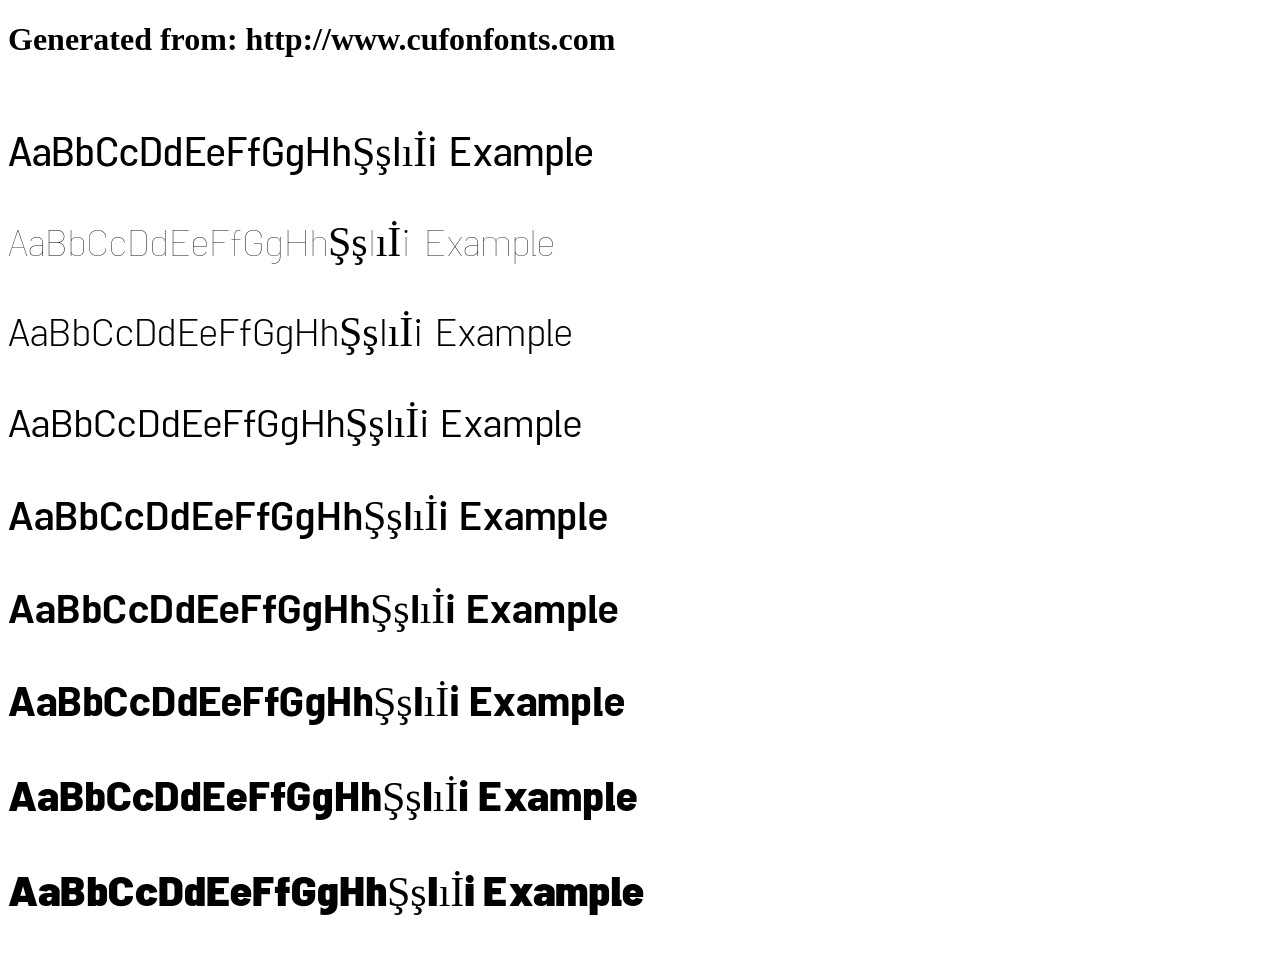
<file: assets/fonts/dana-cufonfonts-webfont/example.html>
<!DOCTYPE html>
<html xmlns="http://www.w3.org/1999/xhtml">
<head>
    <meta http-equiv="Content-Type" content="text/html; charset=utf-8"/>
    <link rel="stylesheet" type="text/css"
          href="style.css"/>
</head>

<body>

<h1>Generated from: http://www.cufonfonts.com</h1><br/>
<h1 style="font-family:'dana regular';font-weight:normal;font-size:42px">AaBbCcDdEeFfGgHhŞşIıİi Example</h1>
<h1 style="font-family:'dana thin';font-weight:normal;font-size:42px">AaBbCcDdEeFfGgHhŞşIıİi Example</h1>
<h1 style="font-family:'dana extralight';font-weight:normal;font-size:42px">AaBbCcDdEeFfGgHhŞşIıİi Example</h1>
<h1 style="font-family:'dana light';font-weight:normal;font-size:42px">AaBbCcDdEeFfGgHhŞşIıİi Example</h1>
<h1 style="font-family:'dana medium';font-weight:normal;font-size:42px">AaBbCcDdEeFfGgHhŞşIıİi Example</h1>
<h1 style="font-family:'dana demibold';font-weight:normal;font-size:42px">AaBbCcDdEeFfGgHhŞşIıİi Example</h1>
<h1 style="font-family:'dana bold';font-weight:normal;font-size:42px">AaBbCcDdEeFfGgHhŞşIıİi Example</h1>
<h1 style="font-family:'dana extrabold';font-weight:normal;font-size:42px">AaBbCcDdEeFfGgHhŞşIıİi Example</h1>
<h1 style="font-family:'dana black';font-weight:normal;font-size:42px">AaBbCcDdEeFfGgHhŞşIıİi Example</h1>


</body>
</html>
</file>
<file: style.css>
@font-face {
    font-family: "dana";
    src: url("assets/fonts/dana-cufonfonts-webfont/dana\ medium.woff");
}

@font-face {
    font-family: "peyda";
    src: url("assets/fonts/Peyda/Peyda.woff");
    unicode-range: U+600-06FF, U+U+FB50-FDFF, U+FE70-FEFF;
}

@font-face {
    font-family: "poppins";
    src: url("assets/fonts/Poppins/Poppins-Medium.ttf");
    unicode-range: U+0000-00FF;
}

:root {
    --Palladuan: #eee9df;
    --Oatmeal: #837d50a3;
    --Blue_Fantastic: #2c3b4d;
    --Abyssal: #1b2632;
    --Truffle_Trouble: #9a5c49;
    --Burning_Flame: #bd844baf;
}

* {
    margin: 0;
    padding: 0;
    box-sizing: border-box;
}

html {
    scroll-behavior: smooth;
}

body {
    overflow-x: hidden;
    padding-top: 40px;
    font-family: "poppins", "peyda";
}

.english {
    letter-spacing: 3px;
}

.elora-loader {
    position: fixed;
    inset: 0;

    width: 100%;
    height: 100vh;
    height: 100dvh;

    z-index: 999999;

    display: flex;
    justify-content: center;
    align-items: center;

    background: #f8f7f4;

    opacity: 1;
    visibility: visible;

    transition:
        opacity 0.7s ease,
        visibility 0.7s ease;
}


/* وقتی صفحه کامل لود شد */

.elora-loader.hide {
    opacity: 0;
    visibility: hidden;
    pointer-events: none;
}

.loader-inner {
    width: 230px;

    display: flex;
    flex-direction: column;
    align-items: center;

    text-align: center;
}


.shoe-loader {
    width: 150px;
    height: 120px;

    display: flex;
    align-items: center;
    justify-content: center;

    animation:
        shoeFloat 1.4s ease-in-out infinite;
}

.elora-shoe {
    width: 125px;
    height: 125px;

    color: #171717;

    transform-origin: center;

    animation:
        shoeWalk 1.4s ease-in-out infinite;
}


/* =========================
   SHOE ANIMATION
========================= */

@keyframes shoeFloat {

    0%,
    100% {
        transform: translateY(0);
    }

    50% {
        transform: translateY(-6px);
    }
}


@keyframes shoeWalk {

    0%,
    100% {
        transform:
            rotate(-4deg) translateX(-2px);
    }

    50% {
        transform:
            rotate(3deg) translateX(4px);
    }
}

.elora-name {
    margin-top: 4px;

    font-family: Arial, sans-serif;

    font-size: 23px;
    font-weight: 500;

    letter-spacing: 9px;

    margin-left: 9px;

    color: #171717;
}

.loader-track {
    width: 150px;
    height: 1px;

    margin-top: 19px;

    background: #dedcd7;

    overflow: hidden;
}

.loader-progress {
    width: 35%;
    height: 100%;

    background: #171717;

    animation:
        loaderProgress 1.5s cubic-bezier(.4, 0, .2, 1) infinite;
}

@keyframes loaderProgress {

    0% {
        transform: translateX(-130%);
    }

    100% {
        transform: translateX(420%);
    }
}

nav {
    display: flex;
    justify-content: space-between;
    align-items: center;

    padding: 0 10px;

    background-color: var(--Truffle_Trouble);
    color: rgb(255, 225, 187);

    position: fixed;
    top: 0;
    left: 0;

    width: 100%;
    min-height: 40px;

    z-index: 1000;
}

nav::after {
    content: "";
    position: absolute;

    left: 0;
    right: 0;
    bottom: 0;

    height: 100%;

    background: linear-gradient(to top,
            rgba(105, 70, 47, 0.449) 0%,
            rgba(0, 0, 0, 0) 100%);

    pointer-events: none;
}

nav svg {
    width: 20px;
    color: rgb(255, 225, 187);
    cursor: pointer;
    z-index: 1;
}

nav h1 {
    font-size: 20px;
    z-index: 1;
    letter-spacing: 7px;
    margin-left: 30px;
}

.right-section {
    display: flex;
    align-items: center;
    gap: 10px;
}

.left-section {
    display: flex;
    align-items: center;
    gap: 10px;
    z-index: 1;
    cursor: pointer;
}

.hamburger {
    background: none;
    border: none;
    cursor: pointer;
}

#close-ham {
    display: none;
    margin-top: -4px;
    width: 20px;
}

.hamburger.active #hamburger {
    display: none;
}

.hamburger.active #close-ham {
    display: block;
}

.menu {
    visibility: hidden;
    list-style: none;
    position: absolute;
    top: 35px;
    left: 0;
    margin: 5px;
    padding: 5px;
    font-size: 13px;
    background-color: #c6b7a5ce;
    border-radius: 3px;
    transition: 0.3s;
    transform: translateX(-5px);
}

.menu.active {
    visibility: visible;
    transform: translateX(0);
}

.menu a {
    display: block;
    text-decoration: none;
    color: var(--Blue_Fantastic);
    padding: 10px;
    border-bottom: 1.5px solid var(--Blue_Fantastic);
}

.menu li:last-child a {
    border: none;
}

.search {
    margin-top: 3px;
}

.hero {
    display: flex;
    justify-content: center;
    align-items: center;
    height: 250px;
    width: 100%;
    position: relative;
    overflow: hidden;
    font-size: 15px;
}

.bg-layer {
    position: absolute;
    height: 100%;
    width: 100%;
    inset: 0;
    background-size: cover;
    background-position: left;
    opacity: 0;
    transition: opacity 1.5s ease-in-out;
}

.bg-layer.active {
    opacity: 1;
}

.hero-content {
    position: relative;
    z-index: 2;
    width: 45vw;
    display: flex;
    flex-direction: column;
    margin: 40px 20px auto auto;
    gap: 15px;
}

.hero-content .text {
    font-size: 10px;
    color: rgb(69, 69, 69);
    margin-right: 20px;
    width: 600px;
}

.hero-content .title {
    color: rgb(37, 41, 59);
    font-size: 17px;
    display: block;
    text-align: center;
    font-family: "dana";
    text-shadow: 0 0 7px var(--Palladuan);
    margin-bottom: 5px;
}


.hero-content .links {
    display: flex;
    justify-content: space-evenly;
    align-items: center;
}

.hero-content .links a {
    color: var(--Blue_Fantastic);
    text-shadow: 0 0 7px var(--Palladuan);
    font-size: 12px;
    padding: 5px;
    text-decoration: none;
}

.hero-content hr {
    height: 5px;
    border: none;
    border-top: 1.5px solid #2c3b4dc3;
    border-radius: 1px;
}

.brands {
    display: flex;
    gap: 30px;
    padding: 40px 30px;
    align-items: center;
    scroll-margin-top: 40px;
}

.brands p {
    flex-shrink: 0;
    padding: 20px 0;
    font-size: 18px;
}

.brands-slider {
    flex: 1;
    min-width: 0;
}

.brands .images {
    display: flex;
    gap: 20px;
    padding: 20px;
    min-width: 0;
    overflow-x: auto;
    overflow-y: hidden;

    /* Hide scrollbar - Firefox */
    scrollbar-width: none;

    /* Hide scrollbar - IE / Edge */
    -ms-overflow-style: none;
}

/* Hide scrollbar - Chrome / Edge / Safari */
.brands .images::-webkit-scrollbar {
    display: none;
}

.brands .brand {
    height: 80px;
    width: auto;
    flex-shrink: 0;
}

.popular-section{
    display: flex;
    width: 100%;
    padding: 40px 30px;
    align-items: center;
    background-color: #ededed;
    padding-right: 20px;
}

.popular-section .text{
    flex-shrink: 0;
    width: 110px;
    font-size: 15px;
    background-color: var(--Burning_Flame);
    padding: 80px 10px;
    margin: 0 -10px auto 10px;
    color: var(--Abyssal);
    position: relative;
    border-radius: 10px;
    display: flex;
    flex-direction: column;
    gap: 20px;
}

.popular-section .text::before{
    content: "";
    position: absolute;
    width: 40px;
    height: 40px;
    top: 0;
    background-color: var(--Truffle_Trouble);
    clip-path: polygon(0 0,
            100% 0,
            100% 100%,
            50% 50%,
            0 100%);
}

.popular{
    flex: 1;
    min-width: 0;
}

.products {
    display: flex;
    gap: 20px;
    min-width: 0;
    overflow-x: auto;
    overflow-y: hidden;
    font-size: 12px;
    margin-bottom: 20px;

    /* Hide scrollbar - Firefox */
    scrollbar-width: none;

    /* Hide scrollbar - IE / Edge */
    -ms-overflow-style: none;
}

/* Hide scrollbar - Chrome / Edge / Safari */
.products::-webkit-scrollbar {
    display: none;
}

.product{
    border-radius: 10px;
}

.products .image{
    position: relative;
}

.products img {
    height: 160px;
    padding: 10px;
}

.products .image svg{
    position: absolute;
    background-color: var(--Truffle_Trouble);
    border-radius: 50%;
    color: var(--Palladuan);
}

.products .heart{
    top: 3px;
    left: 3px;
    padding: 4px;
}

.products .plus{
    right: 3px;
    bottom: 8px;
}

.product{
    background-color: var(--Burning_Flame);
    width: fit-content;
}

.product .texts{
    margin: 0 20px 10px;
    display: flex;
    flex-direction: column;
    gap: 5px;
}

.product .title{
    font-size: 13px;
}

.popular-section .txt{
    color: rgb(75, 75, 75);
    max-width: 128px;
}

.product .off{
    display: flex;
    align-items: center;
    gap: 5px;
}

.product .off p{
    background-color: var(--Truffle_Trouble);
    padding: 1px 3px;
    border-radius: 9px;
    color: rgba(253, 253, 253, 0.61);
}

.product .old-price{
    color: rgb(115, 115, 115);
    text-decoration: line-through;
}

.product .price{
    margin-right: 5px;
}

/* Custom Scrollbar */

.scrollbar {
    position: relative;
    width: 100%;
    height: 5px;
    margin-top: 5px;
    background: #dedede;
    border-radius: 10px;
}

.scrollbar-thumb {
    position: absolute;
    top: 0;
    right: 0;
    height: 5px;
    width: 0;
    background: #000;
    border-radius: 10px;
}

.collections {
    padding: 30px;
    background-color: rgb(255, 249, 241);
    scroll-margin-top: 30px;
}

.collections .texts {
    margin-bottom: 50px;
    margin-right: -30px;
    padding-right: 20px;
    border-right: 1.7px solid black;
}

.collections .text {
    font-size: 12px;
    color: rgb(115, 115, 115);
    margin: 20px 0;
}

.collections h4 {
    font-size: 18px;
}

.collection a {
    color: var(--Abyssal);
    text-decoration: none;
    display: flex;
    align-items: center;
    margin: 5px 0;
    font-size: 18px;
    scroll-margin-top: 60px;
    letter-spacing: 2px;
}

.collection .images {
    display: flex;
    overflow-y: hidden;
    overflow-x: scroll;
    position: relative;
    scrollbar-width: none;
    -ms-overflow-style: none;
}

.collection .images::-webkit-scrollbar {
    display: none;
}

.collection .images-track {
    display: inline-flex;
    width: max-content;
    position: relative;
    padding-right: 30px;
}

.collection .images-track::before {
    content: "";
    position: absolute;
    bottom: 0;
    left: 0;
    width: 100%;
    height: 50%;
    background-color: var(--Oatmeal);
    z-index: 0;
    border-radius: 0 0 5px 5px;
}

.collection .box-img {
    margin: 15px 0;
}

.collection .images img {
    display: block;
    height: 200px;
    object-fit: contain;
    margin: 20px auto;
    padding: 5px;
    border-radius: 25px;
    position: relative;
    background-color: #e2e1df;
    transform: scale(0.8);
    opacity: 0.65;
    transition: transform 0.5s ease, opacity 0.3s ease, box-shadow 0.3s ease;
    filter: brightness(0.9) contrast(1.05);
}

/* حالت آیتم اصلی/فعال */
.collection .box-img.active img {
    transform: scale(1);
    opacity: 1;
    filter: brightness(1) contrast(1);
    box-shadow: 0 8px 20px rgba(0, 0, 0, 0.15);
}



.dots-wrapper {
    display: flex;
    justify-content: center;
    align-items: center;
    gap: 8px;
    margin-top: 15px;
}

.dot {
    width: 9px;
    height: 9px;
    border-radius: 50%;
    background-color: #757575;
    transition: background-color 0.3s ease, transform 0.3s ease;
    display: inline-block;
    margin-top: 5px;
    cursor: pointer;
}

.dot.active {
    background-color: #000;
    transform: scale(1.3);
}

.collection hr {
    height: 5px;
    width: 50vw;
    margin: 30px auto;
    border: none;
    border-top: 2px solid #48484897;
    border-radius: 1px;
}

.about {
    display: flex;
    justify-content: space-between;
    align-items: center;
    padding: 50px 20px;
    position: relative;
}

.about .box {
    display: flex;
    flex-direction: column;
    align-items: center;
    gap: 5px;
}

.about svg {
    position: relative;
    width: 30px;
    height: 30px;
    color: var(--Blue_Fantastic);
    z-index: 1;
}

.about .bg {
    position: absolute;
    margin-right: 15px;
    width: 40px;
    height: 30px;
    background-color: var(--Burning_Flame);
    border-radius: 30px;
    z-index: 0;
}

.about .txt {
    font-size: 12px;
    color: var(--Blue_Fantastic);
}

footer {
    position: relative;
    background-color: var(--Burning_Flame);
    font-size: 10px;
}

footer::before {
    content: "";
    position: absolute;
    width: 30vw;
    height: 40px;
    top: -10px;
    right: 34vw;
    background-color: white;
    clip-path: polygon(0 0,
            100% 0,
            75% 100%,
            25% 100%);
}

footer .box {
    padding: 50px 20px 0;
}

footer .explain {
    background-color: #eee9dfd6;
    padding: 20px;
    margin: 0 10px 20px;
    border-radius: 5px;
    text-align: center;
    color: var(--Truffle_Trouble);
    font-size: 13px;
}

footer .lists {
    display: flex;
    justify-content: space-between;
    padding: 10px;
}

footer ul p {
    padding: 5px;
    color: var(--Abyssal);
}

footer ul hr {
    height: 5px;
    width: 90px;
    border: none;
    border-top: 2px solid var(--Blue_Fantastic);
    border-radius: 1px;
}

footer li {
    list-style: none;
    color: var(--Blue_Fantastic);
    margin: 5px;
}

footer li a {
    display: flex;
    align-items: center;
}

footer li p {
    color: var(--Blue_Fantastic);
}

footer svg {
    width: 20px;
    height: 20px;
    color: var(--Blue_Fantastic);
}

footer .sign {
    display: flex;
    justify-content: space-between;
    padding: 20px 10px;
    font-size: 10px;
}

@media screen and (min-width: 768px) {

    .hero {
        height: 380px;
    }

    .hero-content {
        gap: 30px;
        margin-top: auto;
    }

    .hero-content .title {
        margin-bottom: 20px;
    }

    .hero-content .text {
        font-size: 12px;
        margin-right: 30px;
    }

    .hero .links a {
        font-size: 18px;
    }

    .hero-content .title {
        font-size: 23px;
    }

    .brands {
        padding: 70px;
        gap: 80px;
    }

    .brands .images {
        gap: 50px;
    }

    .brands .brand {
        height: 100px;
    }

    .popular-section{
        padding: 70px;
    }

    .popular-section .text{
        margin-left: 20px;
    }

    .products img {
        height: 180px;
    }


    .collections {
        padding: 70px;
        scroll-margin-top: -30px;
    }

    .collection {
        margin: 30px 0;
    }

    .collection .box-img {
        margin: 15px 0;
    }

    .collection .images img {
        height: 220px;
        margin-top: 0;
    }

    .collection a {
        font-size: 17px;
    }

    .dots-wrapper {
        margin-top: 15px;
    }

    .collection hr {
        margin: 20px auto;
    }

    .about {
        padding: 50px;
    }

    .about .bg {
        width: 50px;
    }

    .about .txt {
        font-size: 15px;
    }

    footer {
        font-size: 13px;
    }

    footer::before {
        content: "";
        position: absolute;
        width: 30vw;
        height: 50px;
        right: 34vw;
        background-color: white;
        clip-path: polygon(0 0,
                100% 0,
                75% 100%,
                25% 100%);
    }

    footer .box {
        padding: 80px 20px 0;
    }

    footer .explain {
        margin: 0 100px 20px;
        font-size: 15px;
    }

    footer .lists {
        padding: 10px 100px;
    }

    footer .c {
        font-size: 12px;
        padding: 20px;
    }

    footer .sign {
        padding: 20px 50px;
        font-size: 12px;
    }
}
</file>
<file: assets/fonts/dana-cufonfonts-webfont/style.css>
/* #### Generated By: http://www.cufonfonts.com #### */

    @font-face {
    font-family: 'dana regular';
    font-style: normal;
    font-weight: normal;
    src: local('dana regular'), url('dana regular.woff') format('woff');
    }
    

    @font-face {
    font-family: 'dana thin';
    font-style: normal;
    font-weight: normal;
    src: local('dana thin'), url('dana thin.woff') format('woff');
    }
    

    @font-face {
    font-family: 'dana extralight';
    font-style: normal;
    font-weight: normal;
    src: local('dana extralight'), url('dana extralight.woff') format('woff');
    }
    

    @font-face {
    font-family: 'dana light';
    font-style: normal;
    font-weight: normal;
    src: local('dana light'), url('dana light.woff') format('woff');
    }
    

    @font-face {
    font-family: 'dana medium';
    font-style: normal;
    font-weight: normal;
    src: local('dana medium'), url('dana medium.woff') format('woff');
    }
    

    @font-face {
    font-family: 'dana demibold';
    font-style: normal;
    font-weight: normal;
    src: local('dana demibold'), url('dana demibold.woff') format('woff');
    }
    

    @font-face {
    font-family: 'dana bold';
    font-style: normal;
    font-weight: normal;
    src: local('dana bold'), url('dana bold.woff') format('woff');
    }
    

    @font-face {
    font-family: 'dana extrabold';
    font-style: normal;
    font-weight: normal;
    src: local('dana extrabold'), url('dana extrabold.woff') format('woff');
    }
    

    @font-face {
    font-family: 'dana black';
    font-style: normal;
    font-weight: normal;
    src: local('dana black'), url('dana black.woff') format('woff');
    }
</file>
